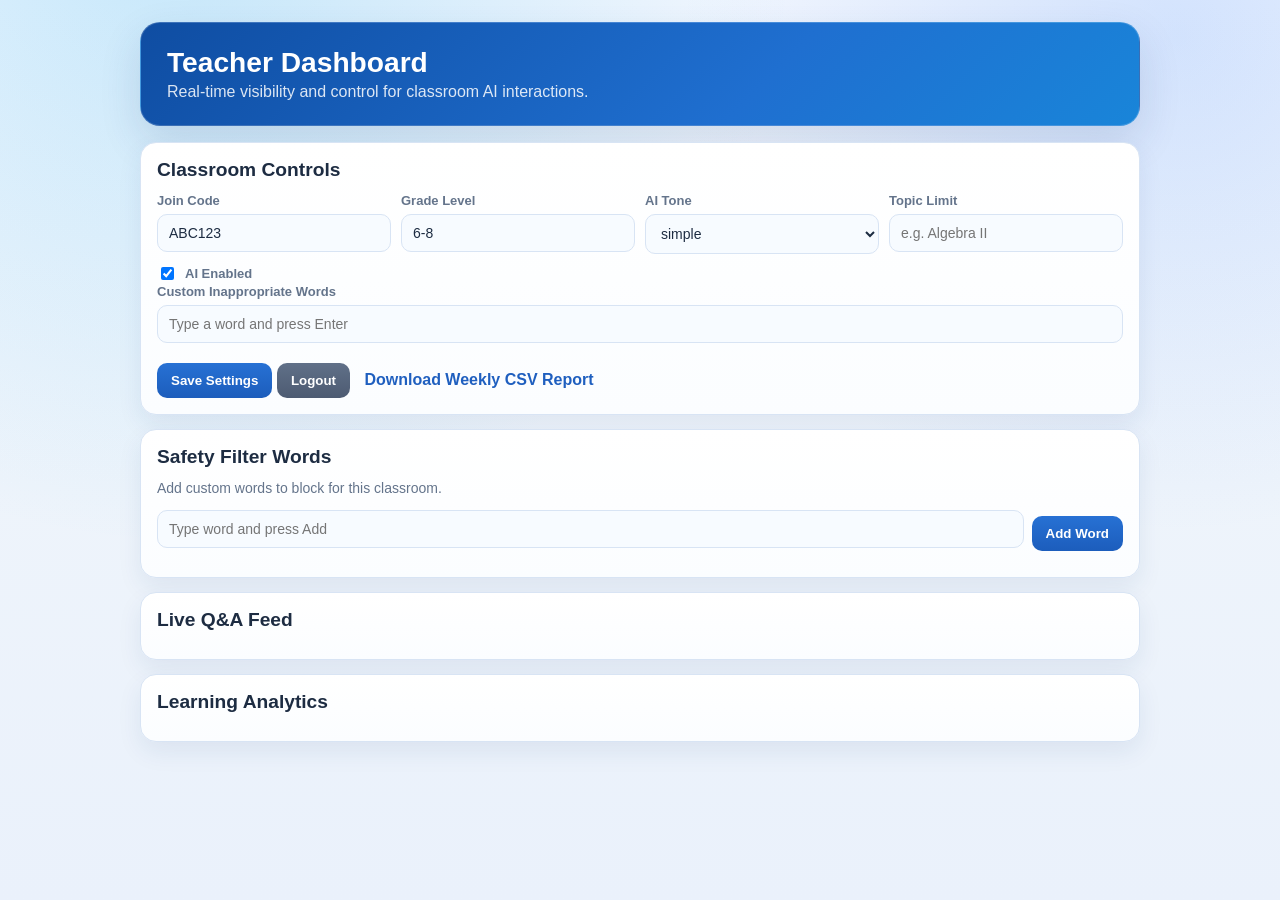
<file: static/teacher.html>
<!doctype html>
<html lang="en">
<head>
  <meta charset="UTF-8" />
  <meta name="viewport" content="width=device-width, initial-scale=1.0" />
  <title>Classroom AI Assistant - Teacher Dashboard</title>
  <link rel="stylesheet" href="/static/styles.css" />
</head>
<body>
  <div class="container">
    <header>
      <h1>Teacher Dashboard</h1>
      <p>Real-time visibility and control for classroom AI interactions.</p>
    </header>

    <section class="card">
      <h2>Classroom Controls</h2>
      <div class="grid-4">
        <label>Join Code
          <input id="joinCode" value="ABC123" maxlength="12" />
        </label>
        <label>Grade Level
          <input id="gradeLevel" value="6-8" />
        </label>
        <label>AI Tone
          <select id="tone">
            <option>simple</option>
            <option>detailed</option>
            <option>step-by-step</option>
          </select>
        </label>
        <label>Topic Limit
          <input id="topicLimit" placeholder="e.g. Algebra II" />
        </label>
      </div>
      <label class="inline"><input type="checkbox" id="aiEnabled" checked /> AI Enabled</label>
      <label>Custom Inappropriate Words
        <input id="customBadWordInput" placeholder="Type a word and press Enter" />
      </label>
      <div id="customBadWordsList" class="chip-list" aria-live="polite"></div>
      <button id="saveSettings">Save Settings</button>
      <button id="logoutBtn" class="secondary">Logout</button>
      <a id="exportLink" href="#">Download Weekly CSV Report</a>
    </section>


    <section class="card">
      <h2>Safety Filter Words</h2>
      <p class="muted-text">Add custom words to block for this classroom.</p>
      <div class="inline-wrap">
        <input id="blockedWordInput" placeholder="Type word and press Add" maxlength="32" />
        <button id="addBlockedWordBtn" type="button">Add Word</button>
      </div>
      <div id="blockedWordsList" class="chip-list"></div>
    </section>

    <section class="card">
      <h2>Live Q&A Feed</h2>
      <div id="feed"></div>
    </section>

    <section class="card">
      <h2>Learning Analytics</h2>
      <div id="analytics"></div>
    </section>
  </div>

  <script src="/static/teacher.js"></script>
</body>
</html>
</file>
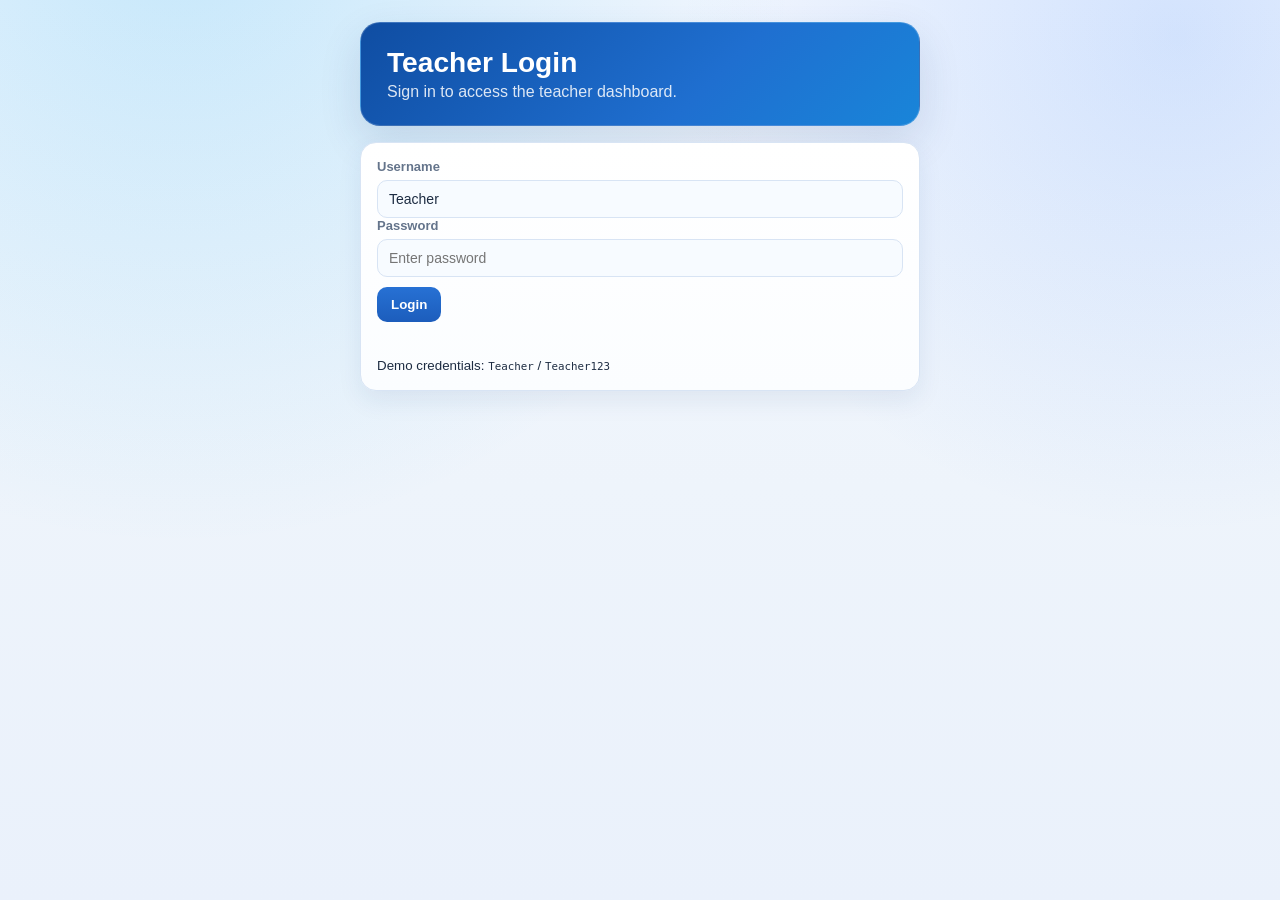
<file: static/teacher_login.html>
<!doctype html>
<html lang="en">
<head>
  <meta charset="UTF-8" />
  <meta name="viewport" content="width=device-width, initial-scale=1.0" />
  <title>Teacher Login - Classroom AI Assistant</title>
  <link rel="stylesheet" href="/static/styles.css" />
</head>
<body>
  <div class="container narrow">
    <header>
      <h1>Teacher Login</h1>
      <p>Sign in to access the teacher dashboard.</p>
    </header>

    <section class="card">
      <label>Username
        <input id="username" value="Teacher" autocomplete="username" />
      </label>
      <label>Password
        <input id="password" type="password" placeholder="Enter password" autocomplete="current-password" />
      </label>
      <button id="loginBtn">Login</button>
      <p id="errorMsg" class="error-text"></p>
      <small>Demo credentials: <code>Teacher</code> / <code>Teacher123</code></small>
    </section>
  </div>

  <script src="/static/teacher_login.js"></script>
</body>
</html>
</file>
<file: static/styles.css>
:root {
  --bg: #eef4fb;
  --surface: #ffffff;
  --surface-soft: #f7fbff;
  --text: #1d2c42;
  --muted: #64748b;
  --primary: #1f5fbf;
  --primary-dark: #154996;
  --primary-soft: #eaf2ff;
  --accent: #0ea5e9;
  --danger: #be123c;
  --danger-soft: #ffe7ec;
  --ok: #0f766e;
  --ok-soft: #e6fffa;
  --border: #d8e4f4;
  --shadow: 0 16px 42px rgba(20, 57, 116, 0.14);
}

* { box-sizing: border-box; }

body {
  margin: 0;
  background:
    radial-gradient(circle at 14% -8%, rgba(14, 165, 233, 0.2), transparent 42%),
    radial-gradient(circle at 92% 4%, rgba(59, 130, 246, 0.18), transparent 34%),
    linear-gradient(180deg, #f4f8ff 0%, var(--bg) 54%, #eaf1fb 100%);
  font-family: "Inter", "Segoe UI", Roboto, Arial, sans-serif;
  color: var(--text);
  min-height: 100vh;
}

.container {
  max-width: 1040px;
  margin: 0 auto;
  padding: 22px 20px 30px;
}

.container.narrow { max-width: 600px; }

header {
  background: linear-gradient(135deg, #0f4da2 0%, #1f6fd0 62%, #1985d9 100%);
  color: #fff;
  border-radius: 20px;
  padding: 24px 26px;
  margin-bottom: 16px;
  border: 1px solid rgba(255, 255, 255, 0.18);
  box-shadow: var(--shadow);
}

}

.container.narrow { max-width: 600px; }

header {
  background: linear-gradient(135deg, #0f4da2 0%, #1f6fd0 62%, #1985d9 100%);
  color: #fff;
  border-radius: 20px;
  padding: 24px 26px;
  margin-bottom: 16px;
  border: 1px solid rgba(255, 255, 255, 0.18);
  box-shadow: var(--shadow);
}

header h1 {
  margin: 0 0 4px;
  font-size: clamp(1.55rem, 2.2vw, 2rem);
}

header p {
  margin: 0;
  color: rgba(255, 255, 255, 0.85);
}

.card {
  background: linear-gradient(180deg, #ffffff 0%, #fbfdff 100%);
  border: 1px solid var(--border);
  border-radius: 16px;
  padding: 16px;
  margin-bottom: 14px;
  box-shadow: 0 10px 24px rgba(30, 64, 117, 0.08);
}

h2 { margin-top: 0; margin-bottom: 12px; font-size: 1.2rem; }
h4 { margin: 12px 0 8px; }

.grid-2, .grid-4 {
  display: grid;
  gap: 10px;
}

.grid-2 { grid-template-columns: repeat(auto-fit, minmax(220px, 1fr)); }
.grid-4 { grid-template-columns: repeat(auto-fit, minmax(165px, 1fr)); }

label {
  display: flex;
  flex-direction: column;
  gap: 6px;
  font-size: 13px;
  color: var(--muted);
  font-weight: 600;
}

.inline {
  display: inline-flex;
  flex-direction: row;
  align-items: center;
  gap: 8px;
  margin-top: 10px;
}

input, textarea, select {
  border: 1px solid var(--border);
  border-radius: 10px;
  padding: 10px 11px;
  font-size: 14px;
  color: var(--text);
  background: var(--surface-soft);
  transition: border-color 160ms ease, box-shadow 160ms ease, background-color 160ms ease;
}

input:focus,
textarea:focus,
select:focus {
  outline: none;
  background: var(--surface);
  border-color: #76a6ec;
  box-shadow: 0 0 0 3px rgba(31, 111, 208, 0.17);
}

textarea {
  width: 100%;
  resize: vertical;
  min-height: 110px;
}

button, a.button {
  margin-top: 10px;
  background: linear-gradient(180deg, #2771d4 0%, #1c5dbc 100%);
  color: #fff;
  border: none;
  border-radius: 10px;
  padding: 10px 14px;
  cursor: pointer;
  text-decoration: none;
  display: inline-block;
  font-weight: 600;
  transition: transform 120ms ease, box-shadow 160ms ease, opacity 140ms ease;
}

button:hover,
a.button:hover {
  transform: translateY(-1px);
  box-shadow: 0 8px 20px rgba(31, 95, 191, 0.25);
}

button:disabled {
  opacity: 0.68;
  cursor: not-allowed;
  transform: none;
  box-shadow: none;
}

button.secondary {
  background: linear-gradient(180deg, #607088 0%, #4d5b72 100%);
}

#exportLink {
  display: inline-block;
  margin-left: 10px;
  color: var(--primary);
  font-weight: 700;
  text-decoration: none;
}

#exportLink:hover { text-decoration: underline; }

.response {
  margin-top: 10px;
  white-space: pre-wrap;
  background: var(--primary-soft);
  border: 1px solid #cadeff;
  border-radius: 10px;
  padding: 10px;
}

.item {
  border: 1px solid var(--border);
  border-radius: 12px;
  padding: 10px;
  margin-bottom: 10px;
  background: #fafdff;
}

.item small { color: var(--muted); }

.badge {
  display: inline-block;
  border-radius: 999px;
  font-size: 12px;
  font-weight: 600;
  padding: 2px 8px;
  margin-left: 6px;
}

.badge.warn { background: var(--danger-soft); color: var(--danger); }
.badge.ok { background: var(--ok-soft); color: var(--ok); }

.actions button {
  margin-top: 8px;
  margin-right: 8px;
  padding: 7px 11px;
  font-size: 13px;
}

.kpi {
  display: inline-block;
  margin-right: 18px;
  margin-bottom: 8px;
  padding: 8px 10px;
  background: var(--surface-soft);
  border: 1px solid var(--border);
  border-radius: 8px;
}

.error-text {
  color: var(--danger);
  min-height: 22px;
  margin: 10px 0 2px;
}

ul { margin-top: 8px; }

@media (max-width: 620px) {
  .container { padding: 14px 12px 22px; }
  header { border-radius: 14px; padding: 18px; }
  .card { border-radius: 12px; }
}


.muted-text {
  margin: 0 0 10px;
  color: var(--muted);
  font-size: 14px;
}

.inline-wrap {
  display: flex;
  flex-wrap: wrap;
  gap: 8px;
  align-items: center;
}

.inline-wrap input {
  flex: 1;
  min-width: 220px;
}

.chip-list {
  margin-top: 10px;
  display: flex;
  flex-wrap: wrap;
  gap: 8px;
.chip-list {
  display: flex;
  flex-wrap: wrap;
  gap: 8px;
  margin-top: 8px;
}

.chip {
  display: inline-flex;
  align-items: center;
  gap: 8px;
  padding: 6px 10px;
  border-radius: 999px;
  background: #e8f1ff;
  border: 1px solid #c8ddff;
  color: #18427f;
  gap: 6px;
  background: var(--primary-soft);
  color: var(--primary-dark);
  border: 1px solid #cadeff;
  border-radius: 999px;
  padding: 5px 10px;
  font-size: 13px;
  font-weight: 600;
}

.chip button {
  margin-top: 0;
  border: none;
  background: #c7dcff;
  color: #18427f;
  width: 20px;
  height: 20px;
  border-radius: 999px;
  padding: 0;
  line-height: 1;
}
.chip-remove {
  margin: 0;
  border: none;
  padding: 0;
  width: 18px;
  height: 18px;
  border-radius: 999px;
  background: #dbeafe;
  color: var(--primary-dark);
  line-height: 1;
}

.chip-remove:hover {
  box-shadow: none;
  transform: none;
  background: #bfdbfe;
}
</file>
